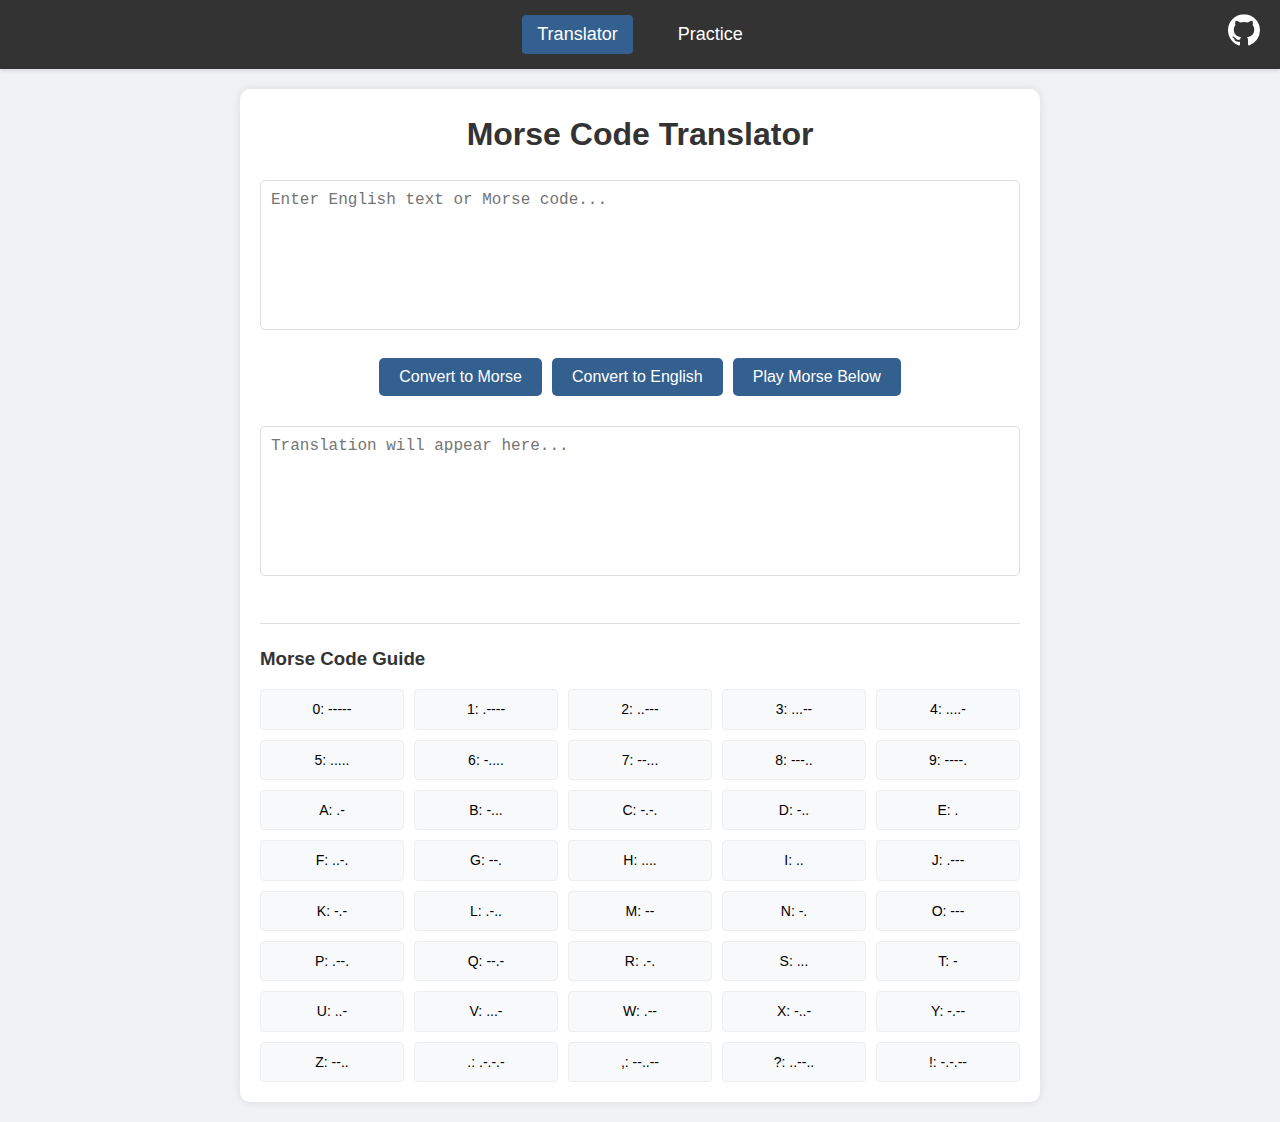
<file: index.html>
<!DOCTYPE html>
<html lang="en">
<head>
    <meta charset="UTF-8">
    <meta name="viewport" content="width=device-width, initial-scale=1.0">
    <title>Morse Code Translator</title>
    <link rel="stylesheet" href="style.css">
</head>
<body>
    <nav class="nav-bar">
        <div class="nav-links">
            <a href="index.html" class="active">Translator</a>
            <a href="practice.html">Practice</a>
        </div>
        <a href="https://github.com/Brx86/morse_web" class="github-link" target="_blank" rel="noopener noreferrer">
            <svg height="32" aria-hidden="true" viewBox="0 0 16 16" version="1.1" width="32">
                <path fill="white" d="M8 0C3.58 0 0 3.58 0 8c0 3.54 2.29 6.53 5.47 7.59.4.07.55-.17.55-.38 0-.19-.01-.82-.01-1.49-2.01.37-2.53-.49-2.69-.94-.09-.23-.48-.94-.82-1.13-.28-.15-.68-.52-.01-.53.63-.01 1.08.58 1.23.82.72 1.21 1.87.87 2.33.66.07-.52.28-.87.51-1.07-1.78-.2-3.64-.89-3.64-3.95 0-.87.31-1.59.82-2.15-.08-.2-.36-1.02.08-2.12 0 0 .67-.21 2.2.82.64-.18 1.32-.27 2-.27.68 0 1.36.09 2 .27 1.53-1.04 2.2-.82 2.2-.82.44 1.1.16 1.92.08 2.12.51.56.82 1.27.82 2.15 0 3.07-1.87 3.75-3.65 3.95.29.25.54.73.54 1.48 0 1.07-.01 1.93-.01 2.2 0 .21.15.46.55.38A8.013 8.013 0 0016 8c0-4.42-3.58-8-8-8z"></path>
            </svg>
        </a>
    </nav>
    <div class="container">
        <h1>Morse Code Translator</h1>
        <div class="translator">
            <div class="input-section">
                <textarea id="input-text" placeholder="Enter English text or Morse code..."></textarea>
                <div class="buttons">
                    <button id="to-morse">Convert to Morse</button>
                    <button id="to-english">Convert to English</button>
                    <button id="play-morse">Play Morse Below</button>
                </div>
            </div>
            <div class="output-section">
                <textarea id="output-text" readonly placeholder="Translation will appear here..."></textarea>
            </div>
        </div>
        <div class="morse-guide">
            <h3>Morse Code Guide</h3>
            <div id="morse-table"></div>
        </div>
    </div>
    <script src="script.js"></script>
</body>
</html>
</file>
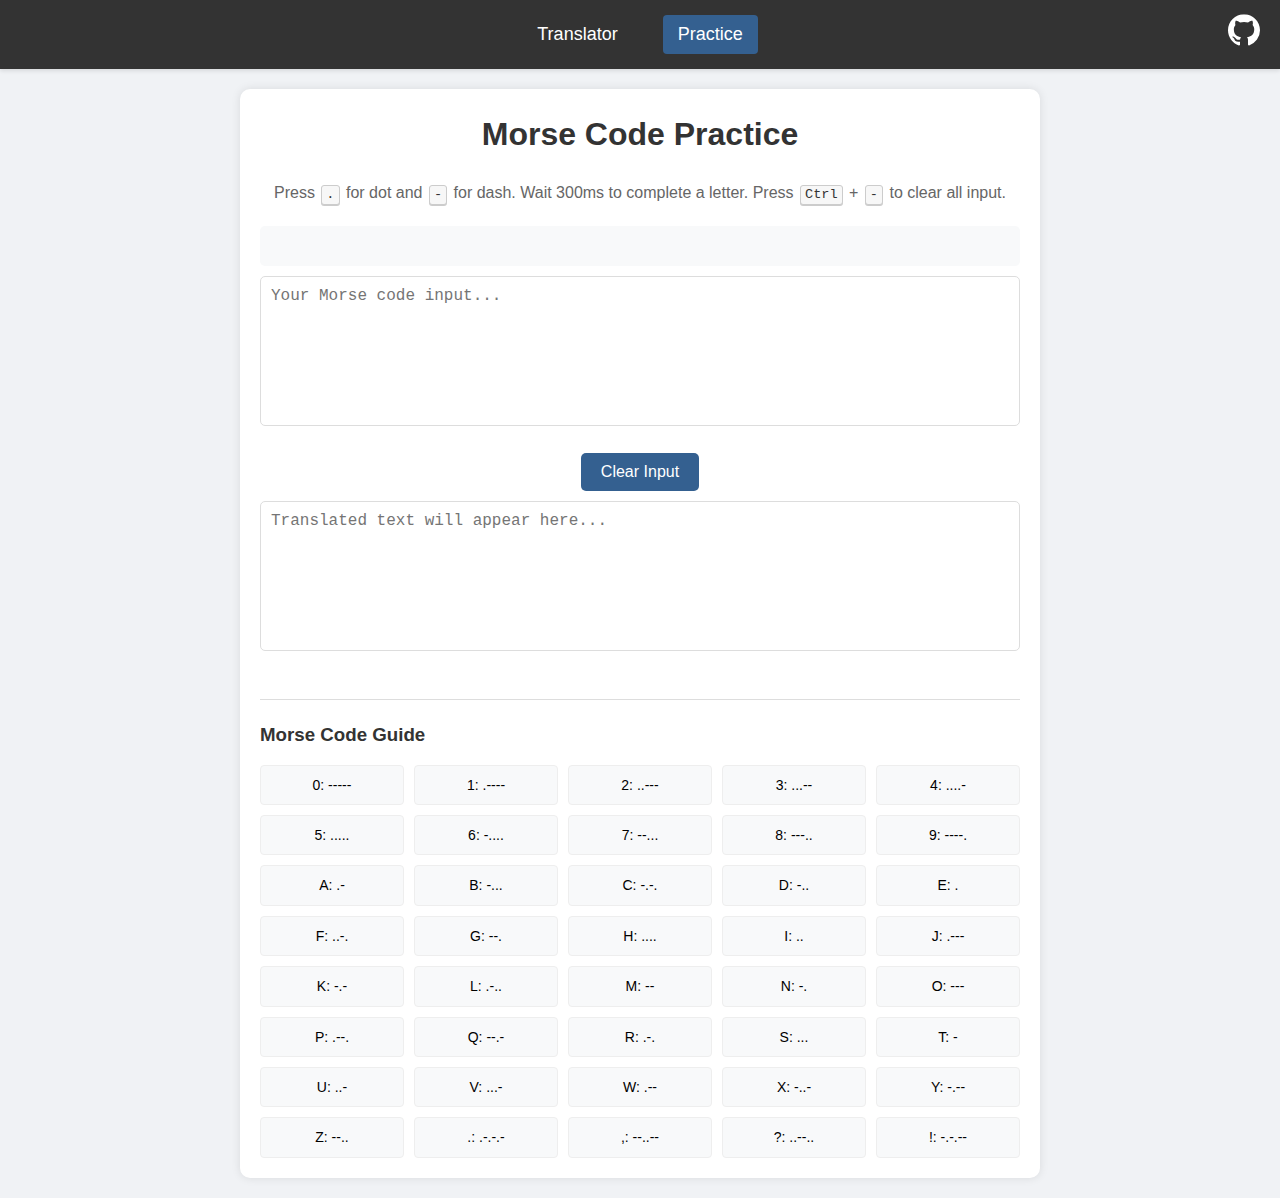
<file: practice.html>
<!DOCTYPE html>
<html lang="en">
<head>
    <meta charset="UTF-8">
    <meta name="viewport" content="width=device-width, initial-scale=1.0">
    <title>Morse Code Practice</title>
    <link rel="stylesheet" href="style.css">
</head>
<body>
    <nav class="nav-bar">
        <div class="nav-links">
            <a href="index.html">Translator</a>
            <a href="practice.html" class="active">Practice</a>
        </div>
        <a href="https://github.com/Brx86/morse_web" class="github-link" target="_blank" rel="noopener noreferrer">
            <svg height="32" aria-hidden="true" viewBox="0 0 16 16" version="1.1" width="32">
                <path fill="white" d="M8 0C3.58 0 0 3.58 0 8c0 3.54 2.29 6.53 5.47 7.59.4.07.55-.17.55-.38 0-.19-.01-.82-.01-1.49-2.01.37-2.53-.49-2.69-.94-.09-.23-.48-.94-.82-1.13-.28-.15-.68-.52-.01-.53.63-.01 1.08.58 1.23.82.72 1.21 1.87.87 2.33.66.07-.52.28-.87.51-1.07-1.78-.2-3.64-.89-3.64-3.95 0-.87.31-1.59.82-2.15-.08-.2-.36-1.02.08-2.12 0 0 .67-.21 2.2.82.64-.18 1.32-.27 2-.27.68 0 1.36.09 2 .27 1.53-1.04 2.2-.82 2.2-.82.44 1.1.16 1.92.08 2.12.51.56.82 1.27.82 2.15 0 3.07-1.87 3.75-3.65 3.95.29.25.54.73.54 1.48 0 1.07-.01 1.93-.01 2.2 0 .21.15.46.55.38A8.013 8.013 0 0016 8c0-4.42-3.58-8-8-8z"></path>
            </svg>
        </a>
    </nav>
    <div class="container">
        <h1>Morse Code Practice</h1>
        <div class="practice-container">
            <p class="instruction">Press <kbd>.</kbd> for dot and <kbd>-</kbd> for dash. Wait 300ms to complete a letter. Press <kbd>Ctrl</kbd> + <kbd>-</kbd> to clear all input.</p>
            <div class="morse-input" id="current-input"></div>
            <textarea id="input-text" readonly placeholder="Your Morse code input..."></textarea>
            <div class="buttons">
                <button id="clear-btn">Clear Input</button>
                <div class="mobile-buttons">
                    <button id="dot-btn" class="morse-btn">.</button>
                    <button id="dash-btn" class="morse-btn">-</button>
                </div>
            </div>
            <textarea id="output-text" readonly placeholder="Translated text will appear here..."></textarea>
        </div>
        <div class="morse-guide">
            <h3>Morse Code Guide</h3>
            <div id="morse-table"></div>
        </div>
    </div>
    <script src="practice.js"></script>
</body>
</html>
</file>
<file: style.css>
* {
    margin: 0;
    padding: 0;
    box-sizing: border-box;
}

body {
    font-family: Arial, sans-serif;
    line-height: 1.6;
    background-color: #f0f2f5;
    padding: 0;
    margin: 0;
}

/* Navigation */
.nav-bar {
    background-color: #333;
    padding: 15px 0;
    margin-bottom: 20px;
    box-shadow: 0 2px 4px rgba(0, 0, 0, 0.1);
    position: relative;
}

.nav-links {
    max-width: 800px;
    margin: 0 auto;
    display: flex;
    justify-content: center;
    gap: 30px;
}

.nav-links a {
    color: white;
    text-decoration: none;
    font-size: 18px;
    padding: 5px 15px;
    border-radius: 4px;
    transition: background-color 0.3s;
}

.nav-links a:hover {
    background-color: #555;
}

.nav-links a.active {
    background-color: #346090;
}

.github-link {
    position: absolute;
    right: 20px;
    top: 50%;
    transform: translateY(-50%);
    transition: opacity 0.3s;
}

.github-link:hover {
    opacity: 0.8;
}

/* Container and Common Elements */
.container {
    max-width: 800px;
    margin: 20px auto;
    background-color: white;
    padding: 20px;
    border-radius: 10px;
    box-shadow: 0 0 10px rgba(0, 0, 0, 0.1);
}

h1 {
    text-align: center;
    color: #333;
    margin-bottom: 20px;
}

h3 {
    color: #333;
    margin-bottom: 15px;
}

/* Translator Page Specific */
.translator {
    display: flex;
    flex-direction: column;
    gap: 20px;
}

.input-section, .output-section {
    width: 100%;
}

/* Practice Page Specific */
.practice-container {
    text-align: center;
    margin-top: 20px;
}

.morse-input {
    font-family: monospace;
    font-size: 24px;
    height: 40px;
    margin-bottom: 10px;
    background-color: #f8f9fa;
    padding: 10px;
    border-radius: 5px;
    display: flex;
    align-items: center;
}

.instruction {
    color: #666;
    margin: 20px 0;
    font-size: 16px;
}

/* Common Form Elements */
textarea {
    width: 100%;
    height: 150px;
    padding: 10px;
    border: 1px solid #ddd;
    border-radius: 5px;
    resize: none;
    font-size: 16px;
    margin-bottom: 10px;
}

textarea:focus {
    outline: none;
    border: 2px solid #346090;  
    box-shadow: 0 0 5px rgba(0, 123, 255, 0.2);
}

/* Buttons container */
.buttons {
    display: flex;
    align-items: center;
    justify-content: center;
    gap: 10px;
    margin: 10px 0;
    flex-wrap: nowrap;
}

/* Mobile buttons container */
.mobile-buttons {
    display: none;  /* Hidden by default */
    gap: 10px;
    width: 100%;
}

.mobile-buttons .morse-btn {
    flex: 1;
}

button {
    padding: 10px 20px;
    background-color: #346090;
    color: white;
    border: none;
    border-radius: 5px;
    cursor: pointer;
    transition: background-color 0.3s;
    font-size: 16px;
}

button:hover {
    background-color: #000000;
}

/* Mobile Morse Input Buttons */
.morse-btn {
    padding: 10px 20px;
    font-size: 20px;
    background-color: #346090;
    color: white;
    border: none;
    border-radius: 4px;
    cursor: pointer;
    min-width: 60px;
}

.morse-btn:active {
    background-color: #254468;
}

/* Show morse buttons on mobile devices */
@media (max-width: 768px) {
    .mobile-buttons {
        display: flex;
    }
    
    .buttons {
        gap: 5px;
    }
    
    .morse-btn {
        padding: 8px 15px;
        font-size: 18px;
        min-width: 50px;
    }
    
    button {
        padding: 8px 15px;
        font-size: 14px;
    }
}

/* Morse Guide */
.morse-guide {
    margin-top: 30px;
    padding-top: 20px;
    border-top: 1px solid #ddd;
}

#morse-table {
    display: grid;
    grid-template-columns: repeat(auto-fill, minmax(120px, 1fr));
    gap: 10px;
    font-size: 14px;
}

.morse-item {
    padding: 8px;
    background-color: #f8f9fa;
    border-radius: 4px;
    text-align: center;
    border: 1px solid #eee;
}

/* Keyboard key style */
kbd {
    background-color: #f7f7f7;
    border: 1px solid #ccc;
    border-radius: 3px;
    box-shadow: 0 1px 0 rgba(0,0,0,0.2);
    color: #333;
    display: inline-block;
    font-family: Monaco, monospace;
    font-size: 0.85em;
    line-height: 1;
    padding: 2px 4px;
    margin: 0 2px;
    white-space: nowrap;
}

/* Responsive Design */
@media (max-width: 600px) {
    .container {
        margin: 10px;
        padding: 15px;
    }

    .buttons {
        flex-direction: column;
    }
    
    button {
        width: 100%;
    }
    
    .nav-links {
        gap: 15px;
    }
}
</file>
